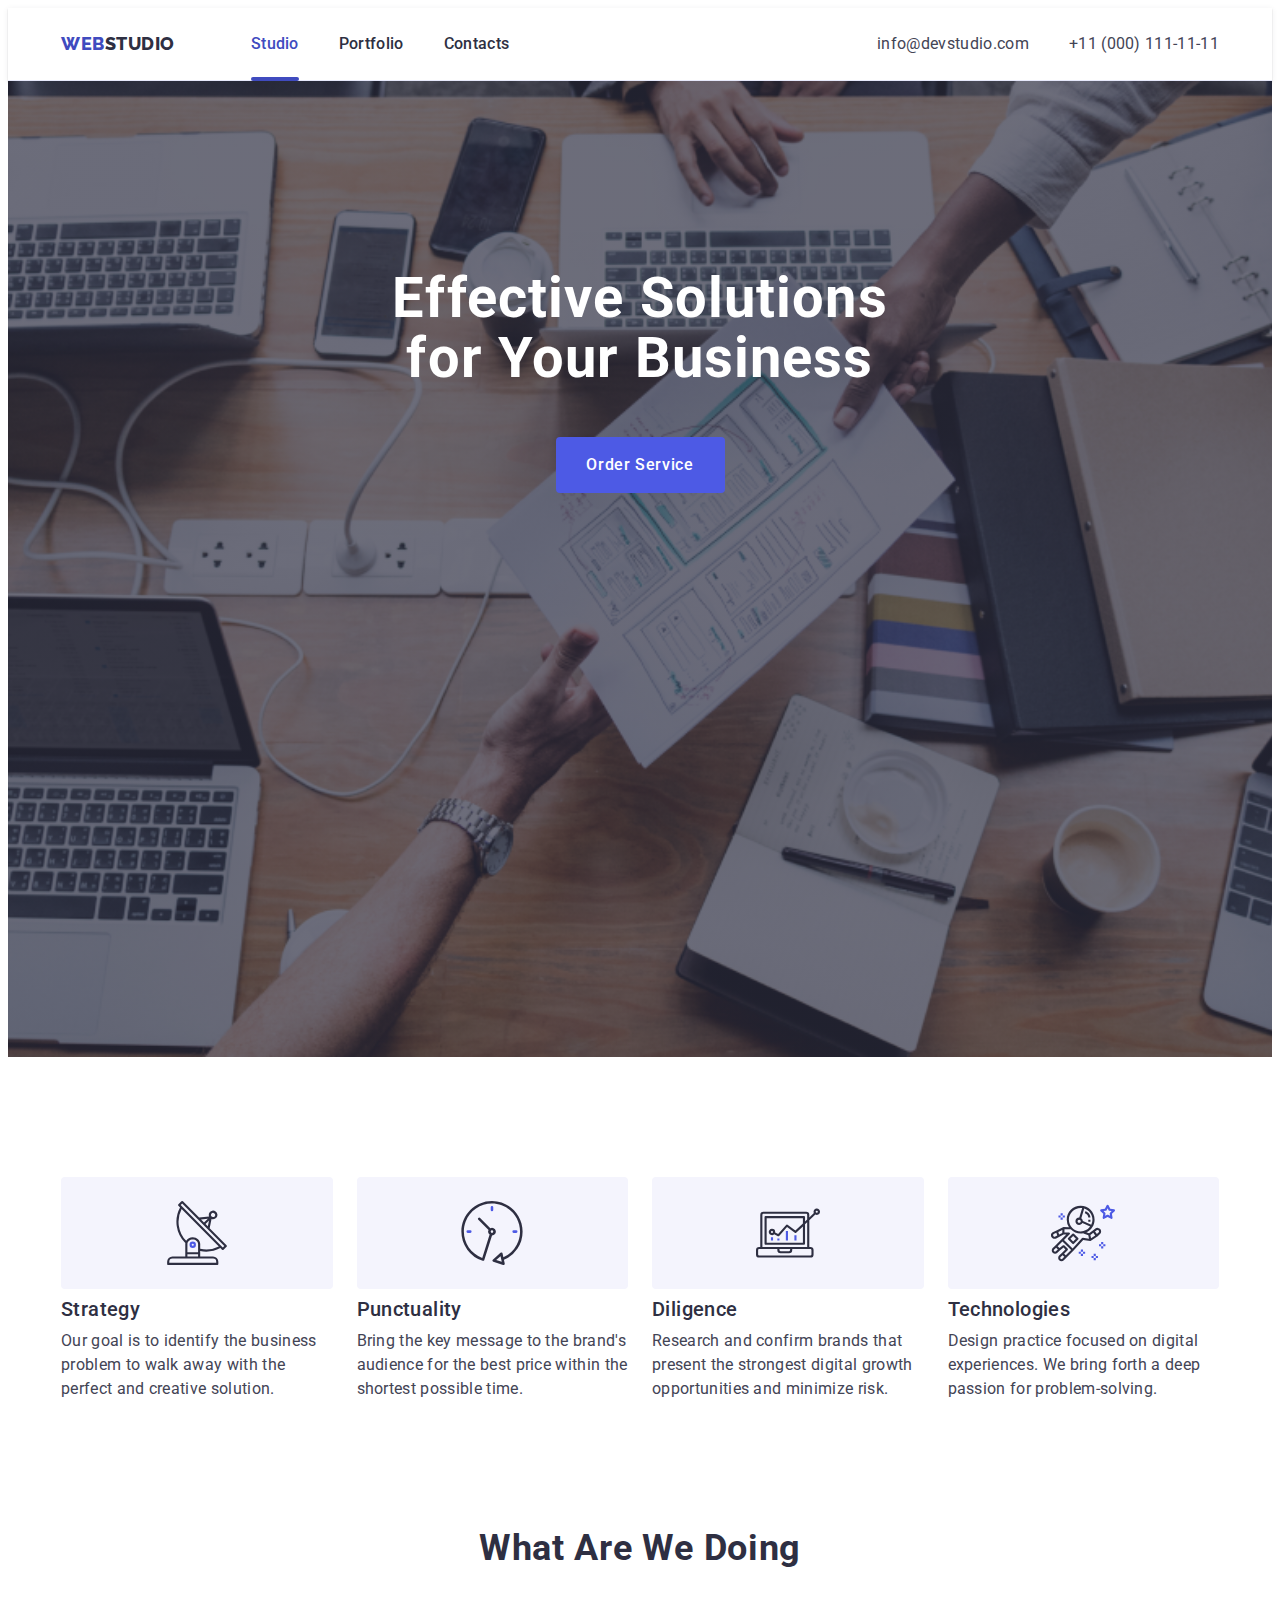
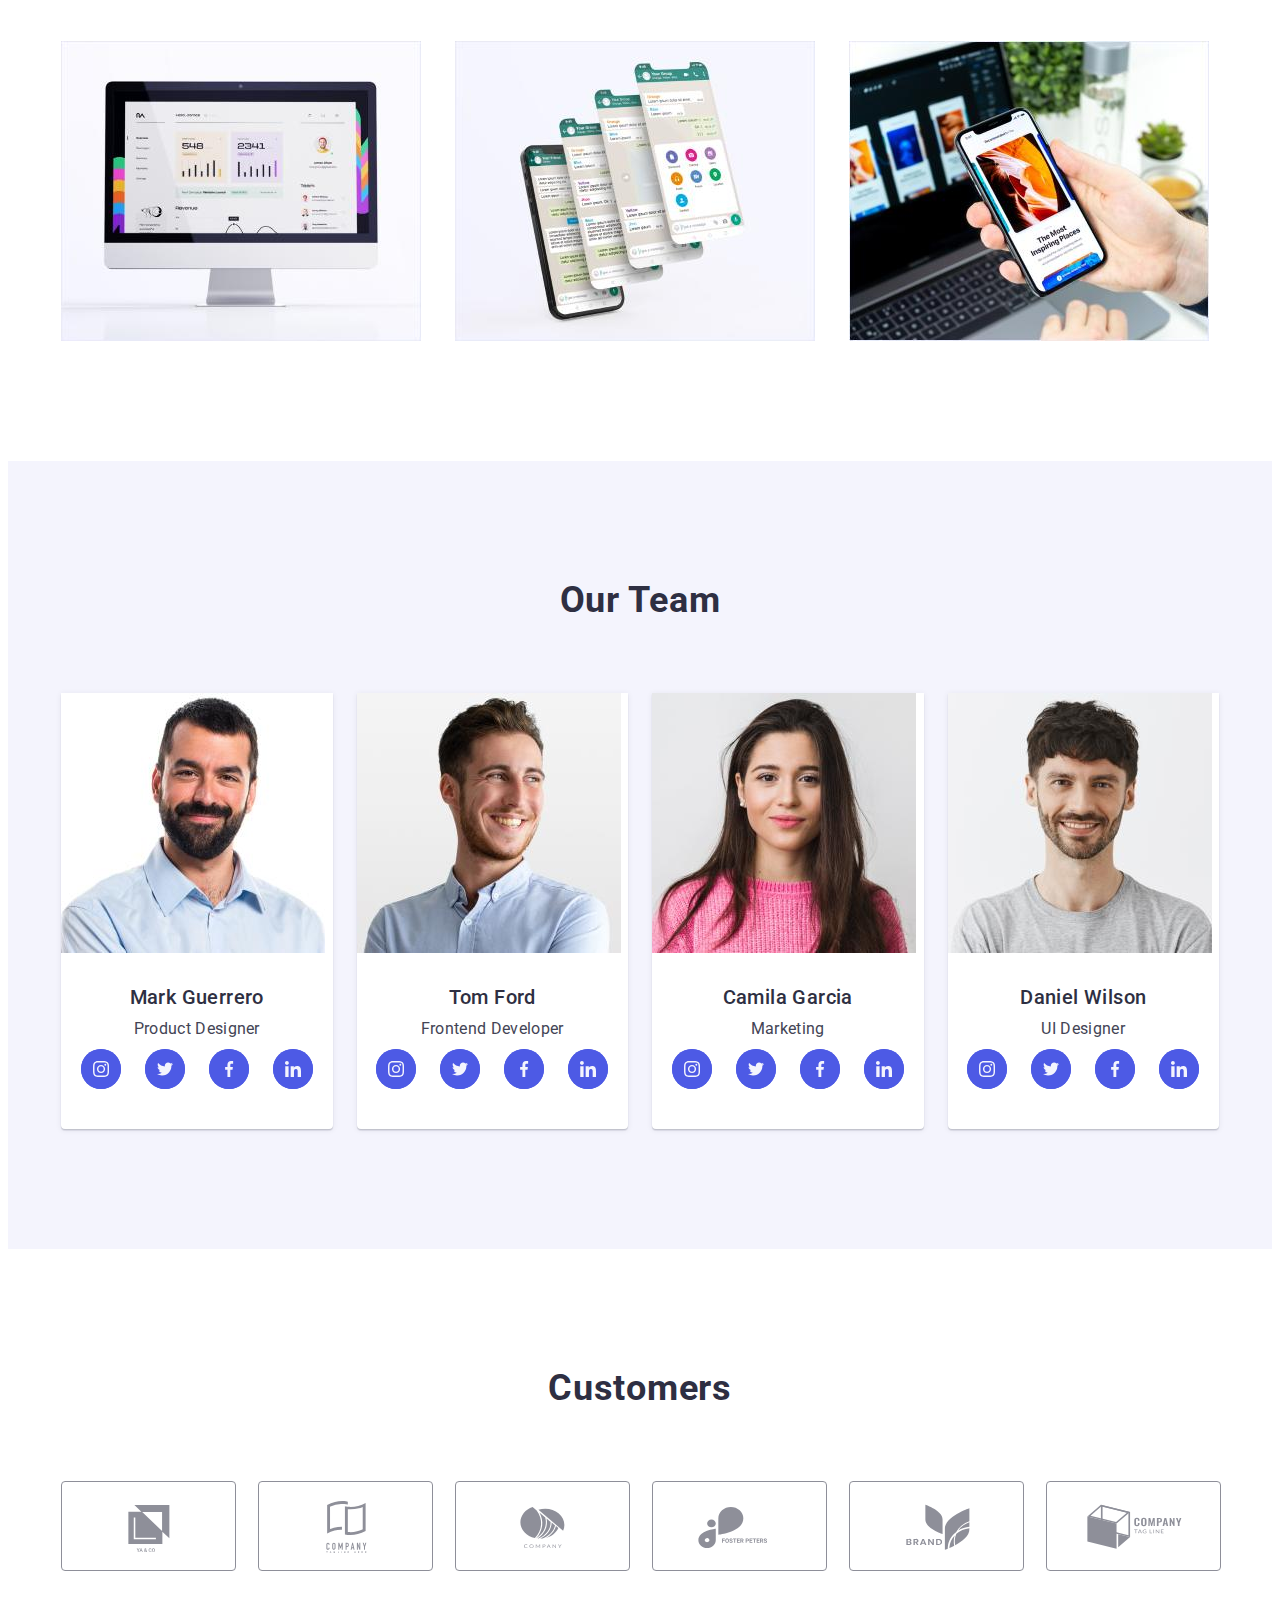
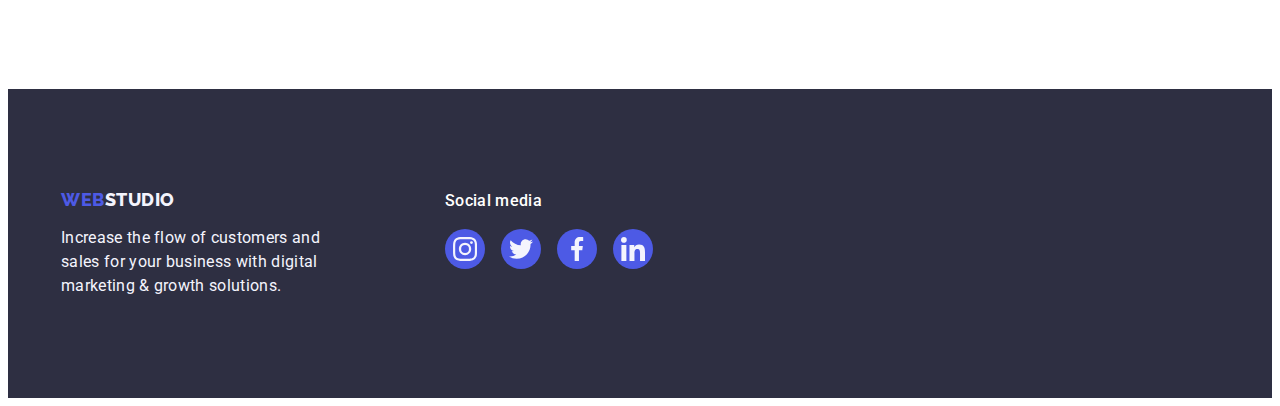
<file: index.html>
<!DOCTYPE html>
<html lang="en">
<head>
    <meta charset="UTF-8">
    <meta http-equiv="X-UA-Compatible" content="IE=edge">
    <meta name="viewport" content="width=device-width, initial-scale=1.0">
    <title>Web Studio</title>
    <link rel="preconnect" href="https://fonts.googleapis.com">
<link rel="preconnect" href="https://fonts.gstatic.com" crossorigin>
<link href="https://fonts.googleapis.com/css2?family=Raleway:wght@800&family=Roboto:wght@400;500;700&display=swap" rel="stylesheet">
<link rel="stylesheet" href="https://cdnjs.cloudflare.com/ajax/libs/modern-normalize/2.0.0/modern-normalize.min.css" integrity="sha512-4xo8blKMVCiXpTaLzQSLSw3KFOVPWhm/TRtuPVc4WG6kUgjH6J03IBuG7JZPkcWMxJ5huwaBpOpnwYElP/m6wg==" crossorigin="anonymous" referrerpolicy="no-referrer" />    
<link rel="stylesheet" href="./css/style.css">
</head>
<body>
    <header class="header link">
        <div class="container header-container">
        <nav class="header-navigation">
        <a  class="header-logo link" href="./index.html">Web<span class="header-span link">Studio</span>
        </a>
        <ul class="header-menu list" >
            <li class="header-title-item"><a  class="header-text-link link current" href="./index.html">Studio</a></li>
            <li class="header-title-item"><a class="header-text-link link" href="./portfolio.html">Portfolio</a></li> 
            <li class="header-title-item"><a class="header-text-link link" href="">Contacts</a></li>
        </ul> 
        </nav>
        <address class="header-address">
            <ul class="header-soc list">
                <li class="header-soc-item link"><a class="header-soc-title link" href="mailto:info@devstudio.com">info@devstudio.com</a></li>
                <li class="header-soc-item link"><a class="header-soc-title link" href="tel:+110001111111">+11 (000) 111-11-11</a></li>
            </ul>
        </address>
        </div>
</header>
<main>
    <section class="hero">
        <div class="container">
        <h1 class="hero-title">
            Effective Solutions for Your Business
        </h1>
        <button type="button" class="hero-btn" data-modal-open>Order Service</button>
        </div>
    </section>
    <section class="benefists">
        <div class="container">
        <h2 class="visually-hidden">Benefists</h2>
        <ul class="benefists-list list">
        <li class="benefists-item">
            <div class="icon-container">
                <svg class="benefists-icon" width="64" height="64">
                    <use href="./images/icons.benefists.svg#icon-antenna"></use>
                </svg>
            </div>
            <h3 class="benefists-subtitle">Strategy</h3>
            <p class="benefists-item-text">Our goal is to identify the business
                problem to walk away with the perfect and creative solution. </p>
        </li>
        <li class="benefists-item">
            <div class="icon-container">
                <svg class="benefists-icon" width="64" height="64">
                    <use href="./images/icons.benefists.svg#icon-clock"></use>
                </svg>
            </div>
            <h3 class="benefists-subtitle">Punctuality</h3>
            <p class="benefists-item-text">Bring the key message to the brand's audience for the best price within the shortest possible time.</p>
        </li>
        <li class="benefists-item">
            <div class="icon-container">
                <svg class="benefists-icon" width="64" height="64">
                    <use href="./images/icons.benefists.svg#icon-diagram"></use>
                </svg>
            </div>
            <h3 class="benefists-subtitle">Diligence</h3>
            <p class="benefists-item-text">Research and confirm brands that present the strongest digital growth opportunities and minimize risk.</p>
        </li>
        <li class="benefists-item">
            <div class="icon-container">
                <svg class="benefists-icon" width="64" height="64">
                    <use href="./images/icons.benefists.svg#icon-astronaut"></use>
                </svg>
            </div>
            <h3 class="benefists-subtitle">Technologies</h3>
            <p class="benefists-item-text">Design practice focused on digital experiences. We bring forth a deep passion for problem-solving.</p>
        </li>
    </ul>
    </div>
    </section>
    <section class="products">
        <div class="container">
        <h2 class="products-title">What are we doing</h2>
        <ul class="products-list">
            <li class="products-item"><img src="./images/computer.jpg" alt="computer" width="360"></li>
            <li class="products-item"><img src="./images/more.mobile.phones.jpg" alt="more mobile phones" width="360"></li>
            <li class="products-item"><img src="./images/mobile.phone.jpg" alt="mobile phones" width="360"></li>
        </ul>
        </div>
    </section>
    <section id="our-team" class="team list">
    <div class="container">
        <h2 class="team-title list">Our Team</h2>
            <ul class="team-list list">
                <li class="team-item list">
                    <img src="./images/mark.jpg" alt="Mark Guerrero" width="264">
                <div class="team-person">
                    <h3 class="team-subtitle">Mark Guerrero</h3>
                    <p class="team-item-text">Product Designer</p>
                    <ul class="soc-icons">

                    <li class="soc-icon-team">  
                        <a href="" class="sending">
                        <svg class="icons-soc" width="16" height="16">
                            <use href="./images/icons.soc..svg#icon-instagram"></use>
                        </svg>
                        </a>
                    </li>

                    <li class="soc-icon-team">
                        <a href="" class="sending">
                            <svg class="icons-soc"  width="16" height="16">
                                <use href="./images/icons.soc..svg#icon-twitter"></use>
                            </svg>    
                        </a>
                        </li>
                        <li class="soc-icon-team">
                            <a href="" class="sending"> 
                                <svg class="icons-soc"  width="16" height="16">
                                    <use href="./images/icons.soc..svg#icon-facebook"></use>
                                </svg> 
                            </a>  
                        </li>
                        
                        <li class="soc-icon-team"> 
                            <a href="" class="sending">
                                <svg class="icons-soc"  width="16" height="16">
                                    <use href="./images/icons.soc..svg#icon-linkedin"></use>
                                </svg>
                            </a>
                        </li>


                    </ul>
                </div>
                </li>
                 <li class="team-item list">
                    <img src="./images/tom.ford.jpg" alt="TomFord" width="264">
                <div class="team-person">
                    <h3 class="team-subtitle">Tom Ford</h3>
                    <p class="team-item-text">Frontend Developer</p>
                    <ul class="soc-icons">

                        <li class="soc-icon-team">  
                            <a href="" class="sending">
                            <svg class="icons-soc" width="16" height="16">
                                <use href="./images/icons.soc..svg#icon-instagram"></use>
                            </svg>
                            </a>
                        </li>
    
                        <li class="soc-icon-team">
                            <a href="" class="sending">
                                <svg class="icons-soc"  width="16" height="16">
                                    <use href="./images/icons.soc..svg#icon-twitter"></use>
                                </svg>    
                            </a>
                            </li>
                            <li class="soc-icon-team">
                                <a href="" class="sending"> 
                                    <svg class="icons-soc"  width="16" height="16">
                                        <use href="./images/icons.soc..svg#icon-facebook"></use>
                                    </svg> 
                                </a>  
                            </li>
                            
                            <li class="soc-icon-team"> 
                                <a href="" class="sending">
                                    <svg class="icons-soc"  width="16" height="16">
                                        <use href="./images/icons.soc..svg#icon-linkedin"></use>
                                    </svg>
                                </a>
                            </li>
    
    
                        </ul>
                    </div>
                </li>
                <li class="team-item list">
                    <img src="./images/Camila.Garcia.jpg" alt="CamilaGarcia" width="264">
                <div class="team-person">
                    <h3 class="team-subtitle">Camila Garcia</h3>
                    <p class="team-item-text">Marketing</p>
                    <ul class="soc-icons">

                        <li class="soc-icon-team">  
                            <a href="" class="sending">
                            <svg class="icons-soc" width="16" height="16">
                                <use href="./images/icons.soc..svg#icon-instagram"></use>
                            </svg>
                            </a>
                        </li>
    
                        <li class="soc-icon-team">
                            <a href="" class="sending">
                                <svg class="icons-soc"  width="16" height="16">
                                    <use href="./images/icons.soc..svg#icon-twitter"></use>
                                </svg>    
                            </a>
                            </li>
                            <li class="soc-icon-team">
                                <a href="" class="sending"> 
                                    <svg class="icons-soc"  width="16" height="16">
                                        <use href="./images/icons.soc..svg#icon-facebook"></use>
                                    </svg> 
                                </a>  
                            </li>
                            
                            <li class="soc-icon-team"> 
                                <a href="" class="sending">
                                    <svg class="icons-soc"  width="16" height="16">
                                        <use href="./images/icons.soc..svg#icon-linkedin"></use>
                                    </svg>
                                </a>
                            </li>
    
    
                        </ul>
                    </div>
                </li>
                <li class="team-item list">
                    <img src="./images/Daniel.Wilson.jpg" alt="DanielWilson" width="264">
                <div class="team-person">
                    <h3 class="team-subtitle">Daniel Wilson</h3>
                    <p class="team-item-text">UI Designer</p>
                    <ul class="soc-icons">

                        <li class="soc-icon-team">  
                            <a href="" class="sending">
                            <svg class="icons-soc" width="16" height="16">
                                <use href="./images/icons.soc..svg#icon-instagram"></use>
                            </svg>
                            </a>
                        </li>
    
                        <li class="soc-icon-team">
                            <a href="" class="sending">
                                <svg class="icons-soc"  width="16" height="16">
                                    <use href="./images/icons.soc..svg#icon-twitter"></use>
                                </svg>    
                            </a>
                            </li>
                            <li class="soc-icon-team">
                                <a href="" class="sending"> 
                                    <svg class="icons-soc"  width="16" height="16">
                                        <use href="./images/icons.soc..svg#icon-facebook"></use>
                                    </svg> 
                                </a>  
                            </li>
                            
                            <li class="soc-icon-team"> 
                                <a href="" class="sending">
                                    <svg class="icons-soc"  width="16" height="16">
                                        <use href="./images/icons.soc..svg#icon-linkedin"></use>
                                    </svg>
                                </a>
                            </li>
    
    
                        </ul>
                    </div>
                </li>
            </ul>
    </div>
    </section>
    <section class="customers">
        <div class="container">
            <h2 class="logo-customers">Customers</h2>
            <ul class="customers-list">
                <li class="customers-item">
                    <a href="" class="customers-sending">
                        <svg class="customers-icon" width="104" height="56">
                            <use href="./images/icons.customers.svg#icon-Logo"></use>
                        </svg>
                    </a>
                </li>
                <li class="customers-item">
                    <a href="" class="customers-sending">
                        <svg class="customers-icon" width="104" height="56">
                            <use href="./images/icons.customers.svg#icon-Logo-1"></use>
                        </svg>
                    </a>
                </li>
                <li class="customers-item">
                    <a href="" class="customers-sending">
                        <svg class="customers-icon" width="104" height="56">
                            <use href="./images/icons.customers.svg#icon-Logo-3"></use>
                        </svg>
                    </a>
                </li>
                <li class="customers-item">
                    <a href="" class="customers-sending">
                        <svg class="customers-icon" width="104" height="56">
                            <use href="./images/icons.customers.svg#icon-Logo-4"></use>
                        </svg>
                    </a>
                </li>
                <li class="customers-item">
                    <a href="" class="customers-sending">
                        <svg class="customers-icon" width="104" height="56">
                            <use href="./images/icons.customers.svg#icon-Logo-5"></use>
                        </svg>
                    </a>
                </li>
                <li class="customers-item">
                    <a href="" class="customers-sending">
                        <svg class="customers-icon" width="104" height="56">
                            <use href="./images/icons.customers.svg#icon-Logo-6"></use>
                        </svg>
                    </a>                    
                </li>
            </ul>
        </div>

    </section>
</main>
<footer class="web-background link">
<div class="container footer-container">
    <div class="web-defs">
            <a href="./portfolio.html" class="web-title link">Web<span class="web-item-title">Studio</span>
        </a>
            <p class="web-item-text">Increase the flow of customers and sales for your business with digital marketing & growth solutions.</p>
    </div>
    <div class="web-container">
        <p class="prf-web">Social media</p>
            <ul class="media-web">
                <li class="web-icons">
                    <a href="" class="sending-web">
                    <svg class="footer-icons" width="24" height="24">
                        <use href="./images/icons.soc..svg#icon-instagram"></use>
                    </svg>
                </a>    
                </li>
                <li class="web-icons">
                    <a href="" class="sending-web">
                    <svg class="footer-icons" width="24" height="24">
                        <use href="./images/icons.soc..svg#icon-twitter"></use>
                    </svg>
                    </a>
                </li>
                <li class="web-icons">
                    <a href="" class="sending-web">
                        <svg class="footer-icons" width="24" height="24">
                            <use href="./images/icons.soc..svg#icon-facebook"></use>
                        </svg>
                    </a>
                </li>
                <li class="web-icons">
                    <a href="" class="sending-web">
                    <svg class="footer-icons" width="24" height="24">
                        <use href="./images/icons.soc..svg#icon-linkedin"></use>
                    </svg>
                </a>
            </li>
        </ul>
    </div>
</div>
</footer>
<div class="backdrop  is-hidden" data-modal>
    <div class="modal">
        <button type="button" class="data-button" data-modal-close>
            <svg class="vector-btn" width="8" height="8">
                <use href="./images/vector.symbol.svg#icon-Vector"></use>
            </svg>
        </button>
        
    </div>
</div>
<script src="./js/modal.js"></script>
</body>
</html>
</file>
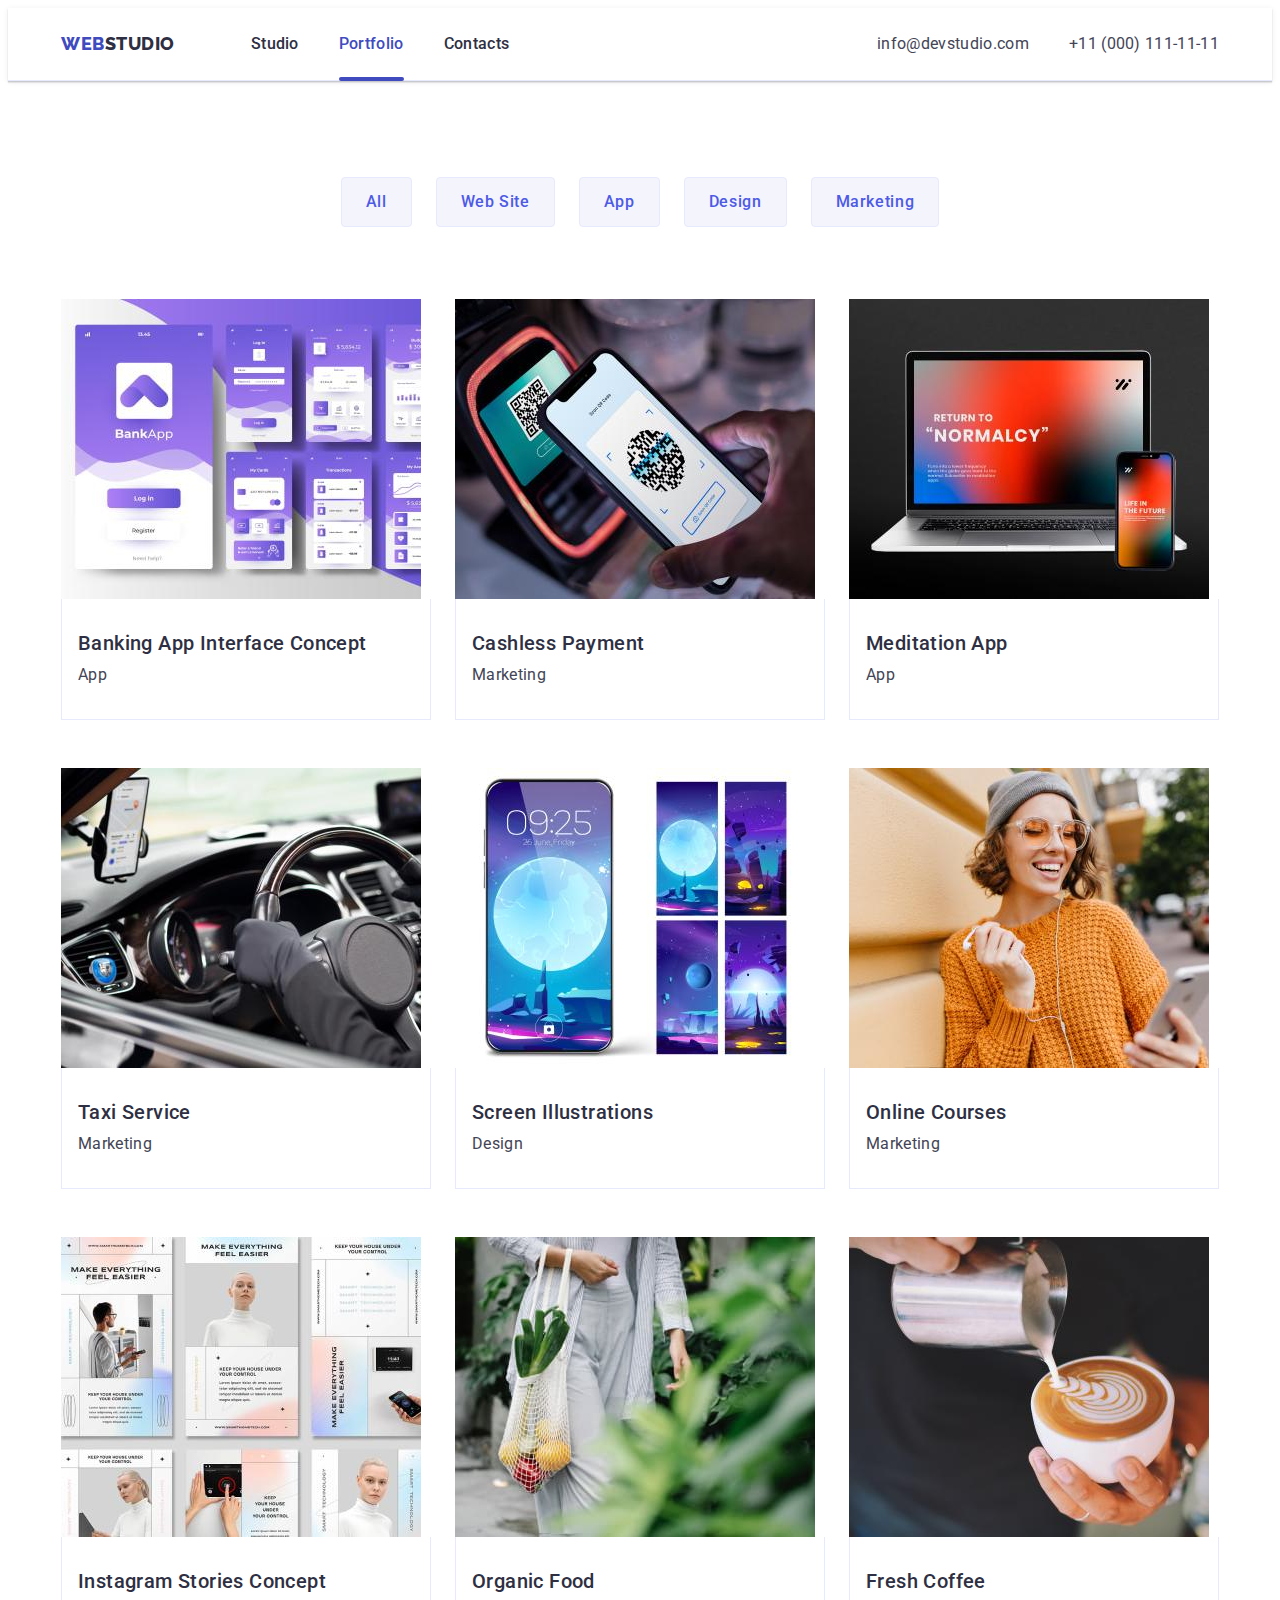
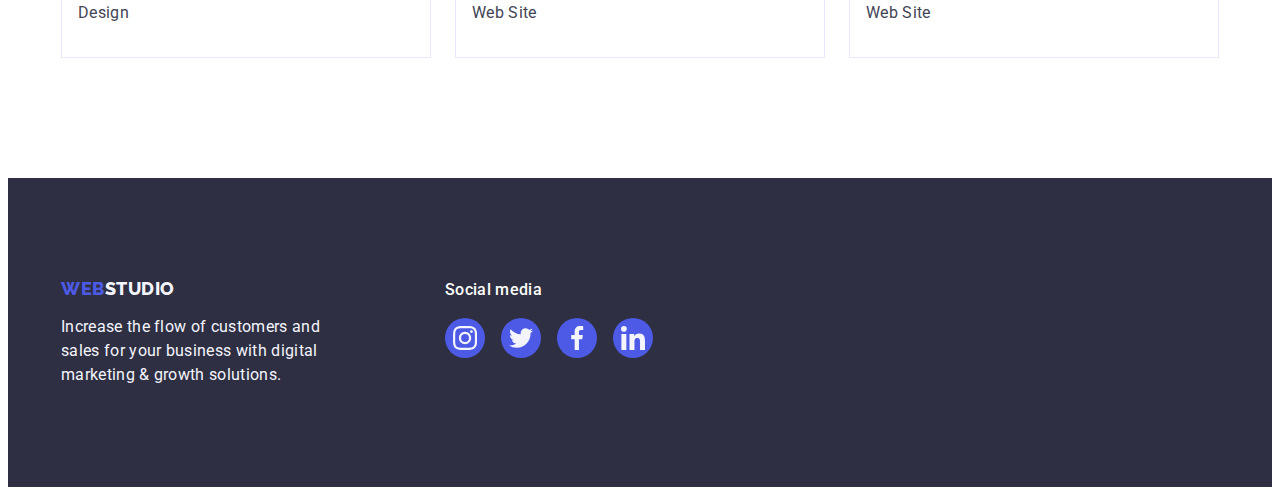
<file: portfolio.html>
<!DOCTYPE html>
<html lang="en">
<head>
    <meta charset="UTF-8">
    <meta http-equiv="X-UA-Compatible" content="IE=edge">
    <meta name="viewport" content="width=device-width, initial-scale=1.0">
    <title>WebStudio</title>
    <link rel="preconnect" href="https://fonts.googleapis.com">
<link rel="preconnect" href="https://fonts.gstatic.com" crossorigin>
<link href="https://fonts.googleapis.com/css2?family=Raleway:wght@800&family=Roboto:wght@400;500;700&display=swap" rel="stylesheet">
<link rel="stylesheet" href="https://cdnjs.cloudflare.com/ajax/libs/modern-normalize/2.0.0/modern-normalize.min.css" integrity="sha512-4xo8blKMVCiXpTaLzQSLSw3KFOVPWhm/TRtuPVc4WG6kUgjH6J03IBuG7JZPkcWMxJ5huwaBpOpnwYElP/m6wg==" crossorigin="anonymous" referrerpolicy="no-referrer" />
     <link rel="stylesheet" href="./css/style.css">
</head>
<body>
    <header class="header link">
        <div class="container header-container">
        <nav class="header-navigation">
        <a  class="header-logo link" href="./index.html">Web<span class="header-span link">Studio</span>
        </a>
        <ul class="header-menu list" >
            <li class="header-title-item"><a  class="header-text-link link" href="./index.html">Studio</a></li>
            <li class="header-title-item"><a class="header-text-link link current" href="./portfolio.html">Portfolio</a></li> 
            <li class="header-title-item"><a class="header-text-link link" href="">Contacts</a></li>
        </ul> 
        </nav>
        <address class="header-address">
            <ul class="header-soc list">
                <li class="header-soc-item link"><a class="header-soc-title link" href="mailto:info@devstudio.com">info@devstudio.com</a></li>
                <li class="header-soc-item link"><a class="header-soc-title link" href="tel:+110001111111">+11 (000) 111-11-11</a></li>
            </ul>
        </address>
        </div>
</header>
<main>
<section class="advantages">
    <div class="container main-container">
        <h1 class="visually-hidden">Projects</h1>
    <ul class="main-btn list">
        <li class="advantages-btn"><button type="button" class="hero-main-btn">All</button></li>
        <li class="advantages-btn"><button type="button" class="hero-main-btn">Web Site</button></li>
        <li class="advantages-btn"><button type="button" class="hero-main-btn">App</button></li>
        <li class="advantages-btn"><button type="button" class="hero-main-btn">Design</button></li>
        <li class="advantages-btn"><button type="button" class="hero-main-btn">Marketing</button></li>
    </ul>
<ul class="portfolio-img list">
    <li class="portfolio-img-item">
        <a href="/" class="link">
            <div class="text-container">
            <img src="./images/bankapp.jpg" alt="bank-app" width="360">
            <p class="stylish-text">14 Stylish and User-Friendly App Design Concepts · Task Manager App · Calorie Tracker App · Exotic Fruit Ecommerce App · Cloud Storage App</p>
        </div>
        <div class="picture-text">
            <h2 class="portfolio-subtitle">Banking App Interface Concept</h2>
            <p class="portfolio-text">App</p>
        </div>
        </a>
    </li>
    <li class="portfolio-img-item">
        <a href="/" class="link">
            <div class="text-container">
            <img src="./images/scanner.jpg" alt="scaner" width="360">
            <p class="stylish-text">14 Stylish and User-Friendly App Design Concepts · Task Manager App · Calorie Tracker App · Exotic Fruit Ecommerce App · Cloud Storage App</p>
        </div>
            <div class="picture-text">
            <h2 class="portfolio-subtitle">Cashless Payment</h2>
            <p class="portfolio-text">Marketing</p>
        </div>
        </a>
    </li>
    <li class="portfolio-img-item">
        <a href="/" class="link">
            <div class="text-container">
            <img src="./images/laptopphone.jpg" alt="laptop-phone" width="360">
            <p class="stylish-text">14 Stylish and User-Friendly App Design Concepts · Task Manager App · Calorie Tracker App · Exotic Fruit Ecommerce App · Cloud Storage App</p>
        </div>
        <div class="picture-text">
            <h2 class="portfolio-subtitle">Meditation App</h2>
            <p class="portfolio-text">App</p>
        </div>
        </a>
    </li>
        <li class="portfolio-img-item">
            <a href="/" class="link">
                <div class="text-container">
                <img src="./images/carstreering.jpg" alt="car-streering" width="360">
                <p class="stylish-text">14 Stylish and User-Friendly App Design Concepts · Task Manager App · Calorie Tracker App · Exotic Fruit Ecommerce App · Cloud Storage App</p>
            </div>
            <div class="picture-text">
                <h2 class="portfolio-subtitle">Taxi Service</h2>
                <p class="portfolio-text">Marketing</p>
            </div>
            </a>
        </li>
        <li class="portfolio-img-item">
            <a href="/" class="link">
                <div class="text-container">
                <img src="./images/ipfone.jpg" alt="iphone" width="360">
                <p class="stylish-text">14 Stylish and User-Friendly App Design Concepts · Task Manager App · Calorie Tracker App · Exotic Fruit Ecommerce App · Cloud Storage App</p>
            </div>
            <div class="picture-text">
                <h2 class="portfolio-subtitle">Screen Illustrations</h2>
                <p class="portfolio-text">Design</p>
            </div>
            </a>
        </li>
        <li class="portfolio-img-item">
            <a href="/" class="link">
                <div class="text-container">
                <img src="./images/girlsinging.jpg" alt="girl-singing" width="360">
                <p class="stylish-text">14 Stylish and User-Friendly App Design Concepts · Task Manager App · Calorie Tracker App · Exotic Fruit Ecommerce App · Cloud Storage App</p>
            </div>
            <div class="picture-text">
                <h2 class="portfolio-subtitle">Online Courses</h2>
                <p class="portfolio-text">Marketing</p>
            </div>
            </a>
        </li>
        <li class="portfolio-img-item">
            <a href="/" class="link">
                <div class="text-container">
                <img src="./images/instagram.jpg" alt="instagram" width="360">
                <p class="stylish-text">14 Stylish and User-Friendly App Design Concepts · Task Manager App · Calorie Tracker App · Exotic Fruit Ecommerce App · Cloud Storage App</p>
            </div>
            <div class="picture-text">
                <h2 class="portfolio-subtitle">Instagram Stories Concept</h2>
                <p class="portfolio-text">Design</p>
            </div>
            </a>
        </li>
        <li class="portfolio-img-item">
            <a href="/" class="link">
            <div class="text-container">
                <img src="./images/originalfood.jpg" alt="original-food" width="360">
                <p class="stylish-text">14 Stylish and User-Friendly App Design Concepts · Task Manager App · Calorie Tracker App · Exotic Fruit Ecommerce App · Cloud Storage App</p>
            </div>
            <div class="picture-text">
                <h2 class="portfolio-subtitle">Organic Food</h2>
                <p class="portfolio-text">Web Site</p>
            </div>
            </a>
        </li>
        <li class="portfolio-img-item">
            <a href="/" class="link">
            <div class="text-container">
                <img src="./images/freshcoffe.jpg" alt="fresh-coffe" width="360" height="300">
                <p class="stylish-text">14 Stylish and User-Friendly App Design Concepts · Task Manager App · Calorie Tracker App · Exotic Fruit Ecommerce App · Cloud Storage App</p>
            </div>
                <div class="picture-text">
                <h2 class="portfolio-subtitle">Fresh Coffee</h2>
                <p class="portfolio-text">Web Site</p>
            </div>
            </a>
        </li>
    </ul>
</div>
</section>
</main>
<footer class="web-background link">
    <div class="container footer-container">
        <div class="web-defs">
                <a href="./portfolio.html" class="web-title link">Web<span class="web-item-title">Studio</span>
            </a>
                <p class="web-item-text">Increase the flow of customers and sales for your business with digital marketing & growth solutions.</p>
        </div>
        <div class="web-container">
            <p class="prf-web">Social media</p>
                <ul class="media-web">
                    <li class="web-icons">
                        <a href="" class="sending-web">
                        <svg class="footer-icons" width="24" height="24">
                            <use href="./images/icons.soc..svg#icon-instagram"></use>
                        </svg>
                    </a>    
                    </li>
                    <li class="web-icons">
                        <a href="" class="sending-web">
                        <svg class="footer-icons" width="24" height="24">
                            <use href="./images/icons.soc..svg#icon-twitter"></use>
                        </svg>
                        </a>
                    </li>
                    <li class="web-icons">
                        <a href="" class="sending-web">
                            <svg class="footer-icons" width="24" height="24">
                                <use href="./images/icons.soc..svg#icon-facebook"></use>
                            </svg>
                        </a>
                    </li>
                    <li class="web-icons">
                        <a href="" class="sending-web">
                        <svg class="footer-icons" width="24" height="24">
                            <use href="./images/icons.soc..svg#icon-linkedin"></use>
                        </svg>
                    </a>
                </li>
            </ul>
        </div>
    </div>
    </footer>
</body>
</html>
</file>
<file: css/style.css>
:root {
    --title-color:#2E2F42;
    --main-text-color: #434455;
    --second-text-color: #F4F4FD;
    --background: #E5E5E5;
    --color-two: #4D5AE5;
    --color-white: #ffffff;
    --color-three:#404bbf; 
    }
    body {
        font-family: "Raleway" sans-serif;
        font-family: "Roboto", sans-serif;
        background-color: #FFFFFF;
        color: #434455;
    }
    p, h1,h2,h3,h4,h5,h6 {
        margin-top: 0;
        margin-bottom: 0;
    }
    a {
        text-decoration: none;
    }
    img {
        display: block;
    }
    ul{
        list-style: none;
        margin-top: 0;
        margin-bottom: 0;
        padding-left: 0;
    }
    .list style {
        text-decoration: none;
    }
    .container {
        width: 100%;
        max-width: 1158px;
        padding-left: 15px;
        padding-right: 15px;
        margin: 0 auto;
        /* outline: 2px solid red; */
    }
    /* --------------HEADER-------------- */
    
    .header {
        border-bottom: 1px solid #e7e9fc;
        box-shadow: 0px 2px 1px rgba(46, 47, 66, 0.08), 0px 1px 1px rgba(46, 47, 66, 0.16), 0px 1px 6px rgba(46, 47, 66, 0.08);
    }
    .header-container {
        display: flex;
        align-items: center;   
    }

.header-logo {
font-family: "Raleway", sans-serif;
font-weight: 800;
font-size: 18px;
line-height: 1.17;
letter-spacing: 0.03em;
text-transform: uppercase;
color: var(--color-two);
margin-right: 76px;
position: relative;
     color: #404bbf;
}
.header-logo span {
    font-weight: 800;
    font-size: 18px;
    line-height: 1.17;
    letter-spacing: 0.03em;
    text-transform: uppercase;
    color: var(--title-color);
}
    .header-text-link {
    padding: 24px 0;
    font-family: 'Roboto';
    font-style: normal;
    font-weight: 500;
    font-size: 16px;
    line-height: 1.5;
    letter-spacing: 0.02em;
    color: var(--title-color);
    transition:  color 250ms cubic-bezier(0.4, 0, 0.2, 1);
    display: block;
    position: relative;
    }
    .header-menu {
        display: flex;
        gap: 40px;
        position: relative;
        color: #404bbf;
    }
    .current {
        color: #404BBF;
    
    }
    .current::after {
        display: block;
        position: absolute;
        content: '';
        width: 100%;
        height: 4px;
        background-color: #404bbf;
        border-radius: 2px;
        bottom: -1px;
    }

    .header-soc {
        display: flex;
        margin-left: auto;
        padding: 24px 0;
        gap: 40px;
    }
    .header-navigation {
        display: flex;
        align-items: center;
        position: relative;
        color: #404bbf;
    }
    .header-navigation {
        list-style: none;
    }
    .header-text-link:hover, .header-text-link:focus {
        color: #404bbf;
    }
    .header-menu {
        text-decoration:none;
        list-style: none;
    }
    .header-soc-title {
        font-weight: 400;
        font-size: 16px;
        line-height: 1.50;
        letter-spacing: 0.02em;
        color: var(--main-text-color);
        width: 153px;
        height: 24px;
        padding: 24px 0;
        gap: 40px;
        transition: color 250ms cubic-bezier(0.4, 0, 0.2, 1);
    }
    .header-soc-item {
        text-decoration: none;
    }
    .header-address{
    font-style: normal;
    }
    .header-logo {
        text-decoration: none;
    }
    .header-text-link {
        text-decoration: none;
    }
    .header-menu:hover, .header-menu:focus {
        color: #404bbf;
    }
    .header-soc-title:hover,.header-soc-title:focus {
        color: #404bbf
    }
    .header-address {
        display: flex;
        gap: 40px;
        margin-left: auto;
    }
    /* --------------HERO-------------- */
    .hero {
        background-color: #2E2F42;
        background-image: linear-gradient(rgba(46, 47, 66, 0.7), rgba(46, 47, 66, 0.7)), url(../images/peopleoffice.jpg); 
        padding: 188px 0;
        max-width: 1440px;
        background-repeat: no-repeat;
        background-position: center;
        background-size: cover;
        height: 600px;
        margin: 0 auto;
    }
    .hero-title {
        font-weight: 700;
    font-size: 56px;
    line-height: 1.07;
    text-align: center;
    letter-spacing: 0.02em;
    color: var(--color-white);
    max-width: 496px;
    text-align: center;
    margin-right: auto;
    margin-left: auto;
    margin-bottom: 48px;
    }
    .hero-btn {
        width: 169px;
        height: 56px;
        font-family: "Roboto", sans-serif;
        font-weight: 500;
        font-size: 16px;
        line-height: 1.50;
        letter-spacing: 0.04em;
        color: var(--color-white);
        background-color: var(--color-two);
        cursor: pointer;
        border-radius: 4px;
        border:none;
        display: block;
        min-width: 169px;
        margin-right: auto;
        margin-left: auto;
        transition : background-color 250ms cubic-bezier(0.4, 0, 0.2, 1);
    }
    .hero-btn:hover, .hero-btn:focus {
        background-color: #404BBF;
    }
    /* --------------BENEFISTS-------------- */
    
    .benefists {
        padding: 120px 0;
    }
    .benefists-list {
        display: flex;
        gap: 24px;
    }
    .visually-hidden { 
        position: absolute; 
        width: 1px; 
        height: 1px; 
        margin: -1px;
        border: 0; 
        padding: 0; 
        white-space: nowrap;
        clip-path: inset(100%);
        clip: rect(0 0 0 0);
        overflow: hidden; 
    }
    .icon-container {
        display: flex; 
        align-items: center;
        justify-content: center;
        height: 112px;
        background-color: #f4f4fd;
        border-radius: 4px;
        margin-bottom: 8px;
    }
    .benefists-subtitle {
    font-weight: 500;
    font-size: 20px;
    line-height: 1.20;
    letter-spacing: 0.02em;
    color: var(--title-color);
    margin-bottom: 8px;
    }
    .benefists-item-text {
    font-weight: 400;
    font-size: 16px;
    line-height: 1.50;
    letter-spacing: 0.02em;
    color: var(--main-text-color);
    margin-bottom: 8px;
    }
    .benefists-item {
        width: calc((100% - 72px) / 4);
    
    }
    .team-person {
        padding: 32px 16px;
        text-align: center;
        margin-bottom: 8px;
    }
    /* --------------PRODUCTS-------------- */
    .products {
        padding-bottom: 120px;    
    }
    .products-title {
        font-weight: 700;
        font-size: 36px;
        line-height: 1.11;
        text-align: center;
        letter-spacing: 0.02em;
        text-transform: capitalize;
        color: var(--title-color);
        margin-bottom: 72px;
    }
    .products-item {
    font-weight: 700;
    font-size: 36px;
    line-height: 1.11;
    text-align: center;
    letter-spacing: 0.02em;
    text-transform: capitalize;
    color: #2E2F42; 
    width: calc((100% - 48px) / 3);
    }
    .products-list {
        display: flex;
        gap: 24px;
    }
    /* --------------TEAM-------------- */
    .team {
        background-color: #F4F4FD;
        padding: 120px 0;
    }
    .team-list {
        display: flex;
        gap: 24px;
        justify-content: center;  
        transition :  border-color 250ms cubic-bezier(0.4, 0, 0.2, 1), color 250ms cubic-bezier(0.4, 0, 0.2, 1);
    }
    .soc-icons {
        display: flex;
        gap: 24px;
        justify-content: center; 
    }
    .sending :hover 
    .sending :focus {
    background-color: #404bbf;
    }
    .soc-icon-team {
    width: 40px;
    height: 40px;
    background-color: var(--color-two);
    border-radius: 50%; 
    gap: 24px;
}
.sending {
    width: 100%;
    height: 100%;
    background-color: var(--color-two);
    border-radius: 50%;
    display: flex;
    text-align: center;
    justify-content: center;
    align-items: center;
    transition :background-color 250ms cubic-bezier(0.4, 0, 0.2, 1);
}
.sending:hover .sending:focus {
    background-color: #404bbf;
}
.icons-soc {
    fill: #F4F4FD;

}
    .team-title {
        font-weight: 700;
        font-size: 36px;
        line-height: 1.11;
        text-align: center;
        letter-spacing: 0.02em;
        text-transform: capitalize;
        color: var(--title-color);
        margin-bottom: 72px;
    }
    .team-item {
        width: calc((100% - 72px) / 4);
        background: #FFFFFF;
    border-radius: 0px 0px 4px 4px;
    box-shadow:0px 1px 6px rgba(46, 47, 66, 0.08), 0px 1px 1px rgba(46, 47, 66, 0.16), 0px 2px 1px rgba(46, 47, 66, 0.08);
    }
    .team-subtitle {
        font-weight: 500;
    font-size: 20px;
    line-height: 1.20;
    letter-spacing: 0.02em;
    color: #2E2F42;
    background-color: #FFFFFF;
    text-align: center;
    margin-bottom: 8px;
    }
    .team-person {
        padding: 32px 0;
    }
    .team-item-text {
        font-weight: 400;
    font-size: 16px;
    line-height: 1.50;
    letter-spacing: 0.02em;
    color: #434455;
    text-align: center;
    background-color: var(--color-white);
    display: block;
    margin-bottom: 8px;
    }
    /* --------------СOSTOMERS-------------- */
.customers {
    padding-top: 120px;
    padding-bottom: 120px;
}
.logo-customers {
    font-family: 'Roboto';
font-style: normal;
font-weight: 700;
font-size: 36px;
line-height: 1.11;
text-align: center;
letter-spacing: 0.02em;
text-transform: capitalize;
color: #2E2F42;
margin-bottom: 72px;
}
.customers-list {
    display: flex;
    gap: 24px;
    transition :border-color 250ms cubic-bezier(0.4, 0, 0.2, 1), color 250ms cubic-bezier(0.4, 0, 0.2, 1);
    padding-left: 0;
}
.customers-item {
    width: calc((100% - 120px) / 6);
    height: 88px;
}
.customers-sending {
    width :100%;
    height : 100%;
    border: 1px solid #8e8f99;
    border-radius: 4px;
    display: flex;
    justify-content: center;
    align-items: center;
    color: #8e8f99;
    transition : border-color 250ms cubic-bezier(0.4, 0, 0.2, 1), color 250ms cubic-bezier(0.4, 0, 0.2, 1);
}
.customers-sending:hover {
    border-color: #404bbf;
    color: #404BBF;
}
.customers-sending:focus {
    border-color: #404bbf;
    color: #404BBF;
}
.customers-icon {
    fill: currentColor;
}
    /* --------------FOOTER-------------- */
    .web-background {
        background-color: #2e2f42;
        padding: 100px 0;
    }
    
    .web-title {
    font-family: "Raleway", sans-serif;
    font-weight: 800;
    font-size: 18px;
    line-height: 1.17;
    letter-spacing: 0.03em;
    text-transform: uppercase;
    color: #4D5AE5;
    display: inline-block;
    margin-bottom: 16px;
    }
    .web-title span {
        font-weight: 800;
    font-size: 18px;
    line-height: 1.17;
    letter-spacing: 0.03em;
    color: #F4F4FD;
    text-transform: uppercase;
    }
    .web-item-text{
    font-weight: 400;
    font-size: 16px;
    line-height: 1.50;
    letter-spacing: 0.02em;
    color: #F4F4FD;
    max-width: 264px;
    }
    .prf-web {
        font-weight: 500;
    font-size: 16px;
    line-height: 1.50;
    letter-spacing: 0.02em;
    color: #FFFFFF;
    display: flex;
    align-items: baseline;
    margin-bottom: 16px;
    
    }
    .media-web {
        display: flex;
        gap: 16px;
        
    }
    .sending-web {
        width: 100%;
        height: 100%;
        background-color: #4D5AE5;
        border-radius: 50%;
        display: flex;
        justify-content: center;
        align-items: center;
        width: 40px;
        height: 40px;
        transition :background-color 250ms cubic-bezier(0.4, 0, 0.2, 1);
    }
    .soc-icon-team :hover, .soc-icon-team :focus {
        background-color: #404bbf;
    }
    .footer-icons {
        fill: #F4F4FD;
    }
    .footer-container {
        display: flex;
        align-items: baseline;   
    }
    .web-defs {
        margin-right: 120px;
    }
    .sending-web:hover {
        background-color: #31d0aa;
    }
    .sending-web:focus {
        background-color: #31d0aa;
    }
    /* --------------WINDOW-------------- */

.backdrop {
    position: fixed;
    top: 0;
    left: 0;
    width: 100%;
    height: 100%;
    background-color: rgba(46, 47, 66, 0.4);
    transition: opacity 250ms cubic-bezier(0.4, 0, 0.2, 1),
    visibility 250ms cubic-bezier(0.4, 0, 0.2, 1);
}
.modal {
    position: absolute;
    top: 50%;
    left: 50%;
    transform: translate(-50%, -50%) scale(1);
    width: 408px;
    min-height: 584px;
    background: #fcfcfc;
    box-shadow: 0px 1px 1px rgba(0, 0, 0, 0.14), 0px 1px 3px rgba(0, 0, 0, 0.12), 0px 2px 1px rgba(0, 0, 0, 0.2);
    transition: transform 250ms cubic-bezier(0.4, 0, 0.2, 1);  
    
    border-radius: 4px;
}
.data-button {
    position: absolute;
    top: 24px;
    right: 24px;
    width: 24px;
    height: 24px;
    border-radius: 50%;
    display: flex;
    align-items: center;
    justify-content: center;
    background-color: #e7e9fc;
    border: 1px solid rgba(0, 0, 0, 0.1);
    padding: 0;
    cursor: pointer;
    transition: background-color 250ms cubic-bezier(0.4, 0, 0.2, 1), border 250ms cubic-bezier(0.4, 0, 0.2, 1);
}
.modal :hover, .modal :focus {
    background-color: #404bbf;
    border: none; 
}

.is-hidden {
    opacity: 0;
    visibility: hidden; 
    pointer-events: none;
}
.vector-btn {
    transition: fill 250ms cubic-bezier(0.4, 0, 0.2, 1);
}
.modal :hover , .modal :focus {
    fill: #FFFFFF;
}
    
    /* --------------PORTFOLIO-------------- */
    
    /* --------------header-PORTFOLIO-------------- */
    .hero-main-btn {
        font-family: "Roboto", sans-serif;
        font-weight: 500;
        font-size: 16px;
        line-height: 1.50;
        text-align: center;
        letter-spacing: 0.04em;
        color: var(--color-two);
        background-color: var(--second-text-color);
        border: 1px solid #e7e9fc;
        padding: 12px 24px;
        border-radius: 4px;
        transition :color 250ms cubic-bezier(0.4, 0, 0.2, 1), background-color 250ms cubic-bezier(0.4, 0, 0.2, 1), border-color 250ms cubic-bezier(0.4, 0, 0.2, 1), box-shadow 250ms cubic-bezier(0.4, 0, 0.2, 1);
        }
    .hero-main-btn {
        cursor: pointer;
    }
    .hero-main-btn:hover, .hero-main-btn:focus {
    background-color: #404BBF;
    }
    .hero-main-btn:hover,.hero-main-btn:focus {
        color:#FFFFFF;
    }
    .picture {
        list-style: none;
    }
    
    .portfolio-subtitle {
    font-weight: 500;
    font-size: 20px;
    line-height: 1.2;
    letter-spacing: 0.02em;
    color: var(--title-color);
    margin-bottom: 8px;
    
    
    }
    .portfolio-text {
        font-weight: 400;
    font-size: 16px;
    line-height: 1.50;
    letter-spacing: 0.02em;
    color: var(--main-text-color);
    
    }
    .portfolio-item {
        text-decoration: none;
    }
    .portfolio-item {
        font-weight: 500;
        font-size: 20px;
        line-height: 1.2;
        letter-spacing: 0.02em;
        color: var(--title-color); 
    }
    .portfolio-container {
        display: flex;
        width: 1158px;
        margin: 0 auto;
        padding: 0 15px;
    }
    .visually-hidden {
        position: absolute; 
        width: 1px; 
        height: 1px; 
        margin: -1px;
        border: 0; 
        padding: 0; 
        white-space: nowrap;
        clip-path: inset(100%);
        clip: rect(0 0 0 0);
        overflow: hidden;
    }
    .hero-main-btn:hover
    .hero-main-btn:focus {
        border: 1px solid transparent;
        box-shadow:0px 3px 1px rgba(0, 0, 0, 0.1), 0px 2px 1px rgba(0, 0, 0, 0.08), 0px 2px 2px rgba(0, 0, 0, 0.12);
    }
    .advantages {
        padding-top: 96px; 
        padding-bottom: 120px;
     
    }
    .portfolio-img {
        display: block;
    }
    .stylish-text {
        position: absolute;
        top: 0;
        line-height: 1.5;
        letter-spacing: 0.02em;
        color: #f4f4fd;
        padding: 40px 32px;
        background-color: #4d5ae5;
        height: 100%;
        width: 100%;
        transform: translateY(100%);
        transition: transform 250ms cubic-bezier(0.4, 0, 0.2, 1);
    }

.link:hover .stylish-text, 
.link:focus .stylish-text {
    transform: translateY(0%); 
}
.text-container {
    position: relative;
    overflow: hidden;
}
    .portfolio-img {
        display: flex;
        flex-wrap: wrap;
        column-gap: 24px;
        row-gap: 48px;
    }
    .portfolio-img:hover 
    .portfolio-img:focus {
        box-shadow : 0px 1px 6px rgba(46, 47, 66, 0.08), 0px 1px 1px rgba(46, 47, 66, 0.16), 0px 2px 1px rgba(46, 47, 66, 0.08);
        transition: box-shadow 250ms cubic-bezier(0.4, 0, 0.2, 1);
    }
    .advantages {
        padding-top: 96px; 
        padding-bottom: 120px;
     
    }
    .main-btn {
        display: flex;
        justify-content: center;
        margin-bottom: 72px;
        gap: 24px;
        border-radius: 4px;
        transition :  color 250ms cubic-bezier(0.4, 0, 0.2, 1), 
        background-color 250ms cubic-bezier(0.4, 0, 0.2, 1), 
        border-color 250ms cubic-bezier(0.4, 0, 0.2, 1), 
        box-shadow 250ms cubic-bezier(0.4, 0, 0.2, 1);
    
    }
    
    .picture-text {
        padding: 32px 16px;
        border: 1px solid #e7e9fc;
        border-top: none;
    }
    .portfolio-img-item {
        width: calc((100% - 48px) / 3);
    }
</file>
